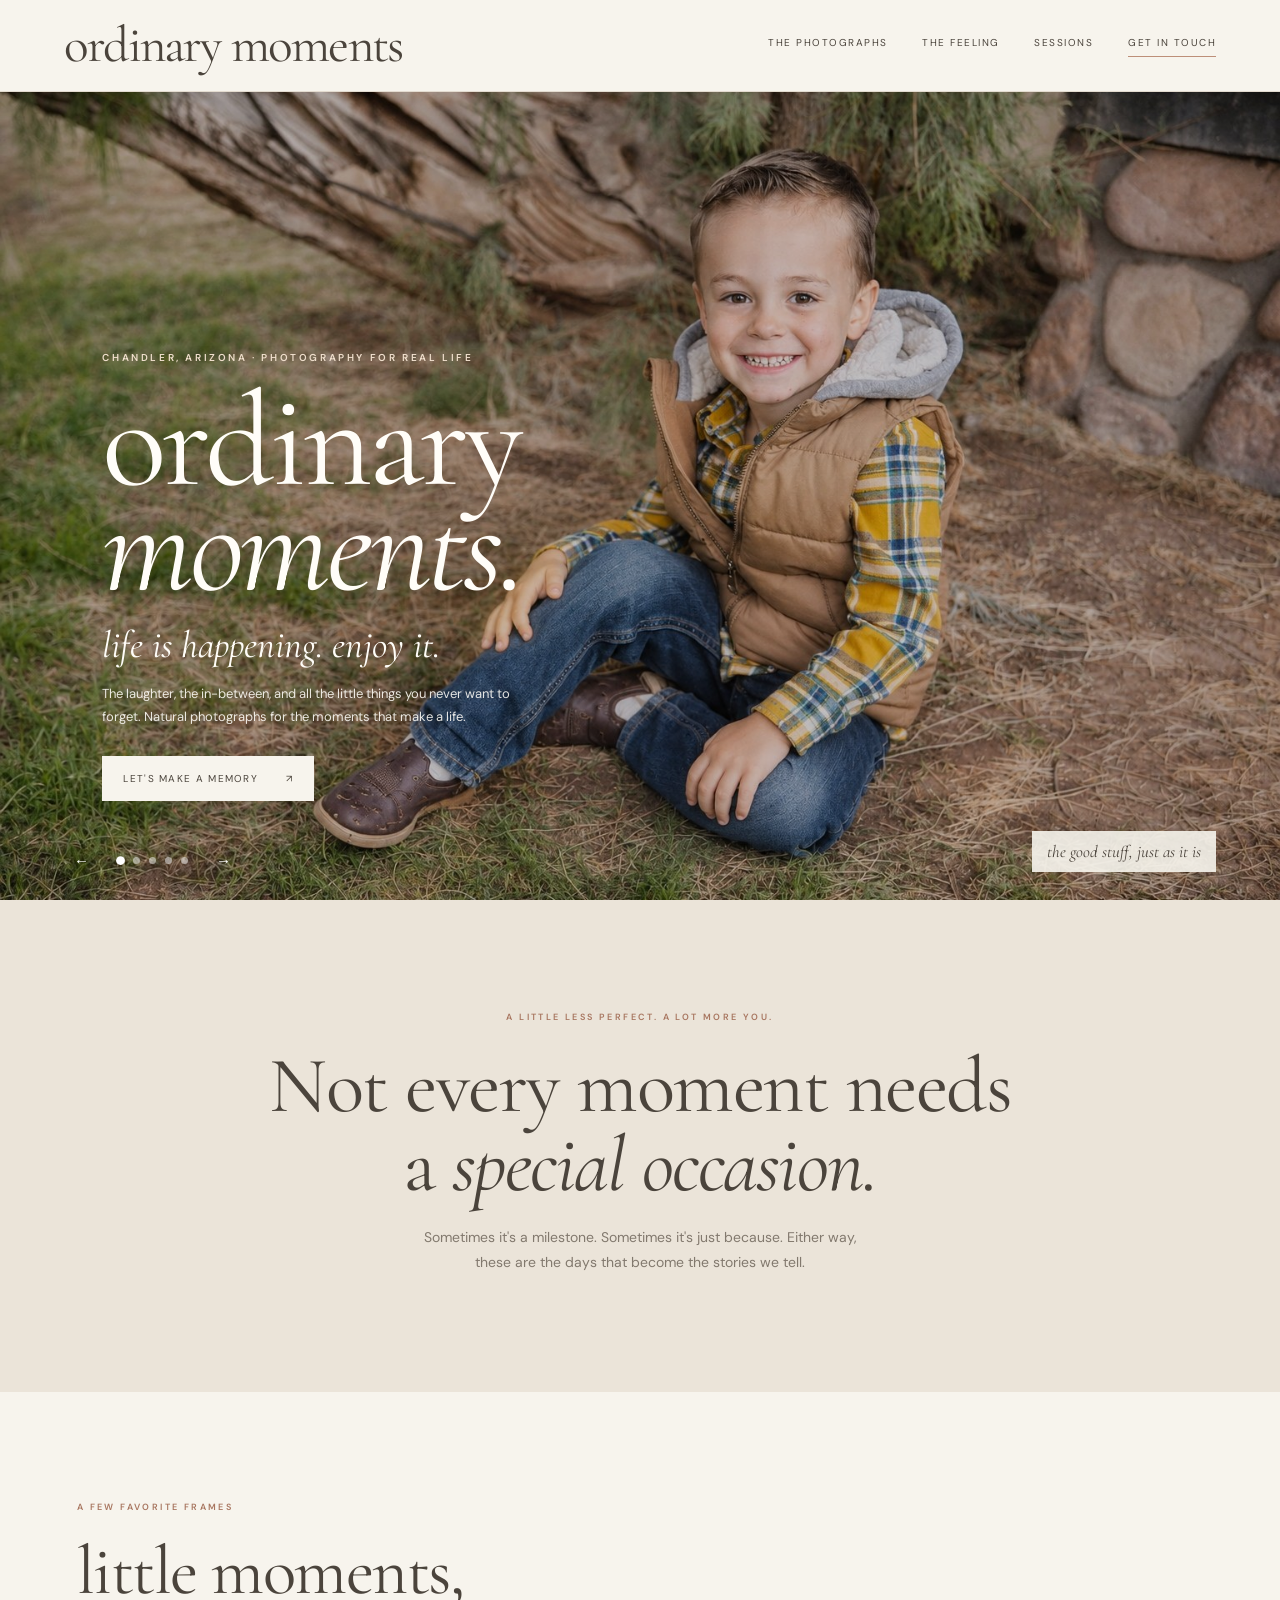
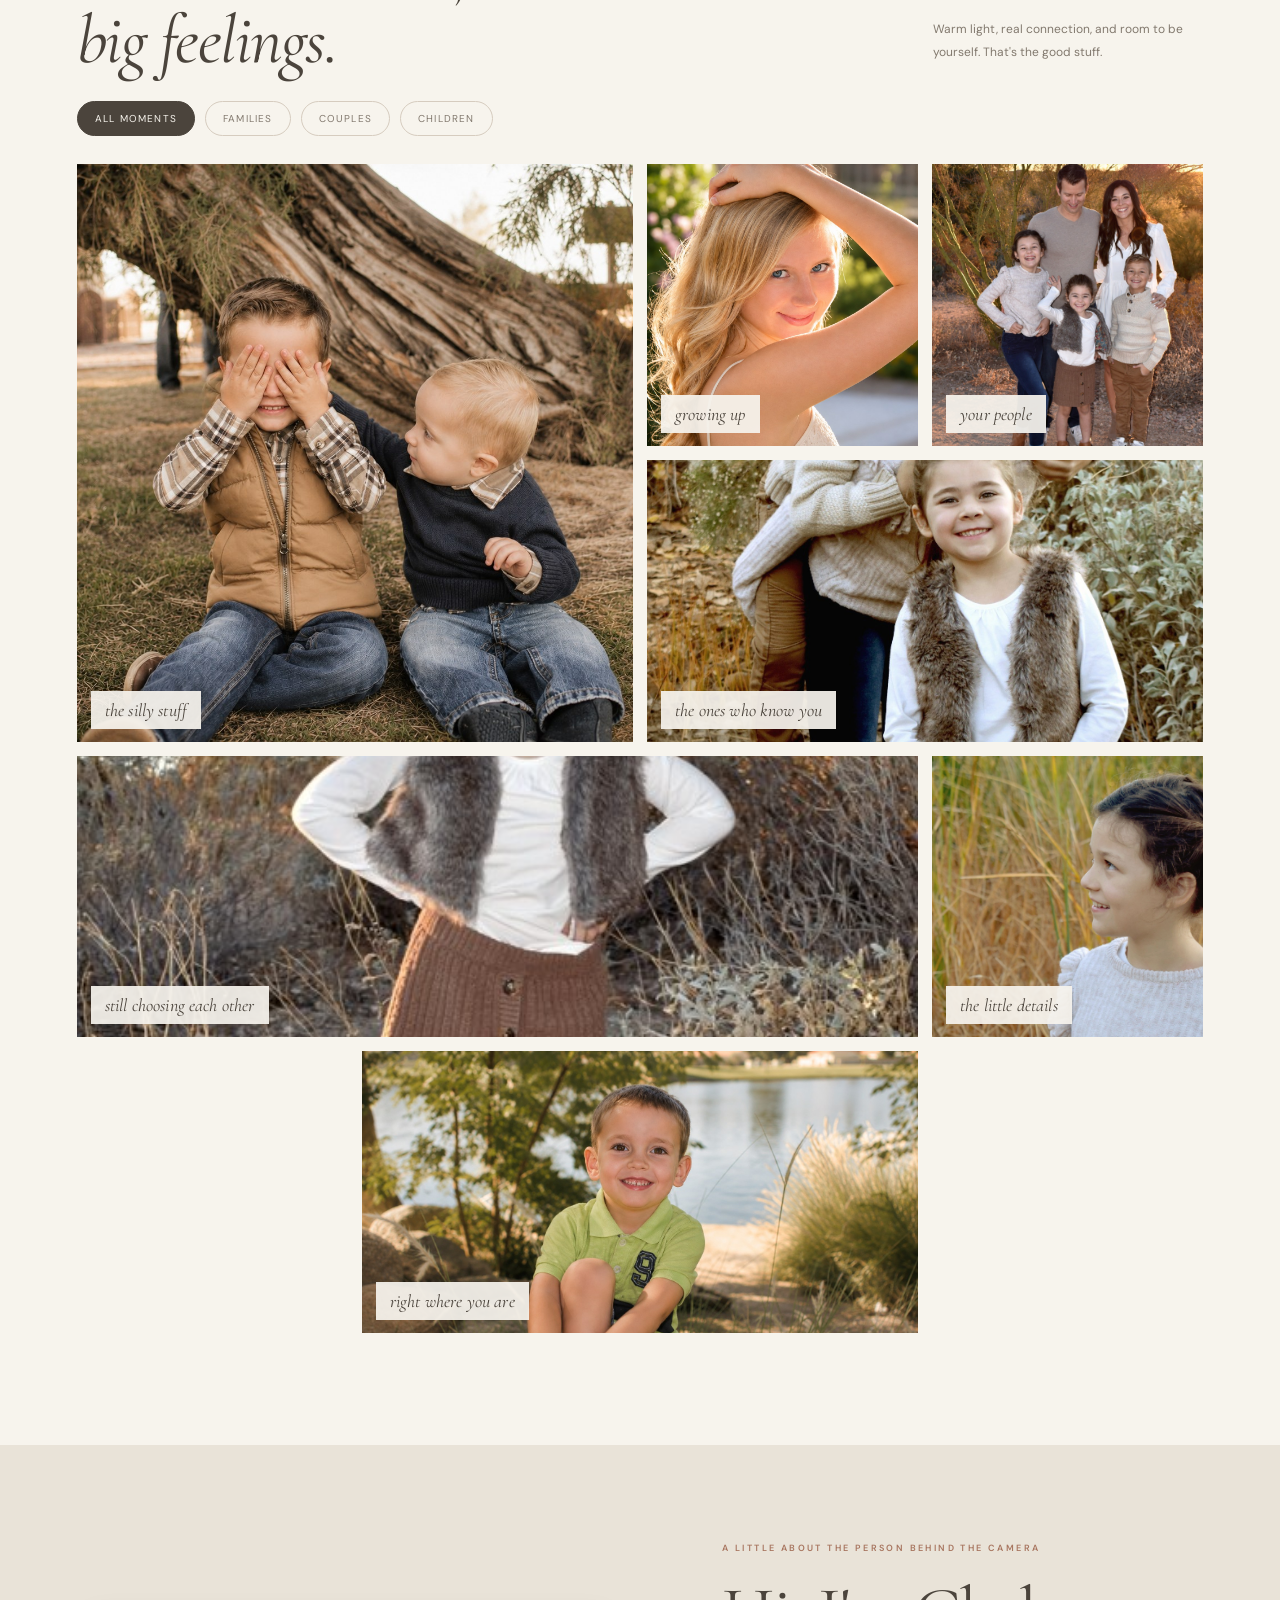
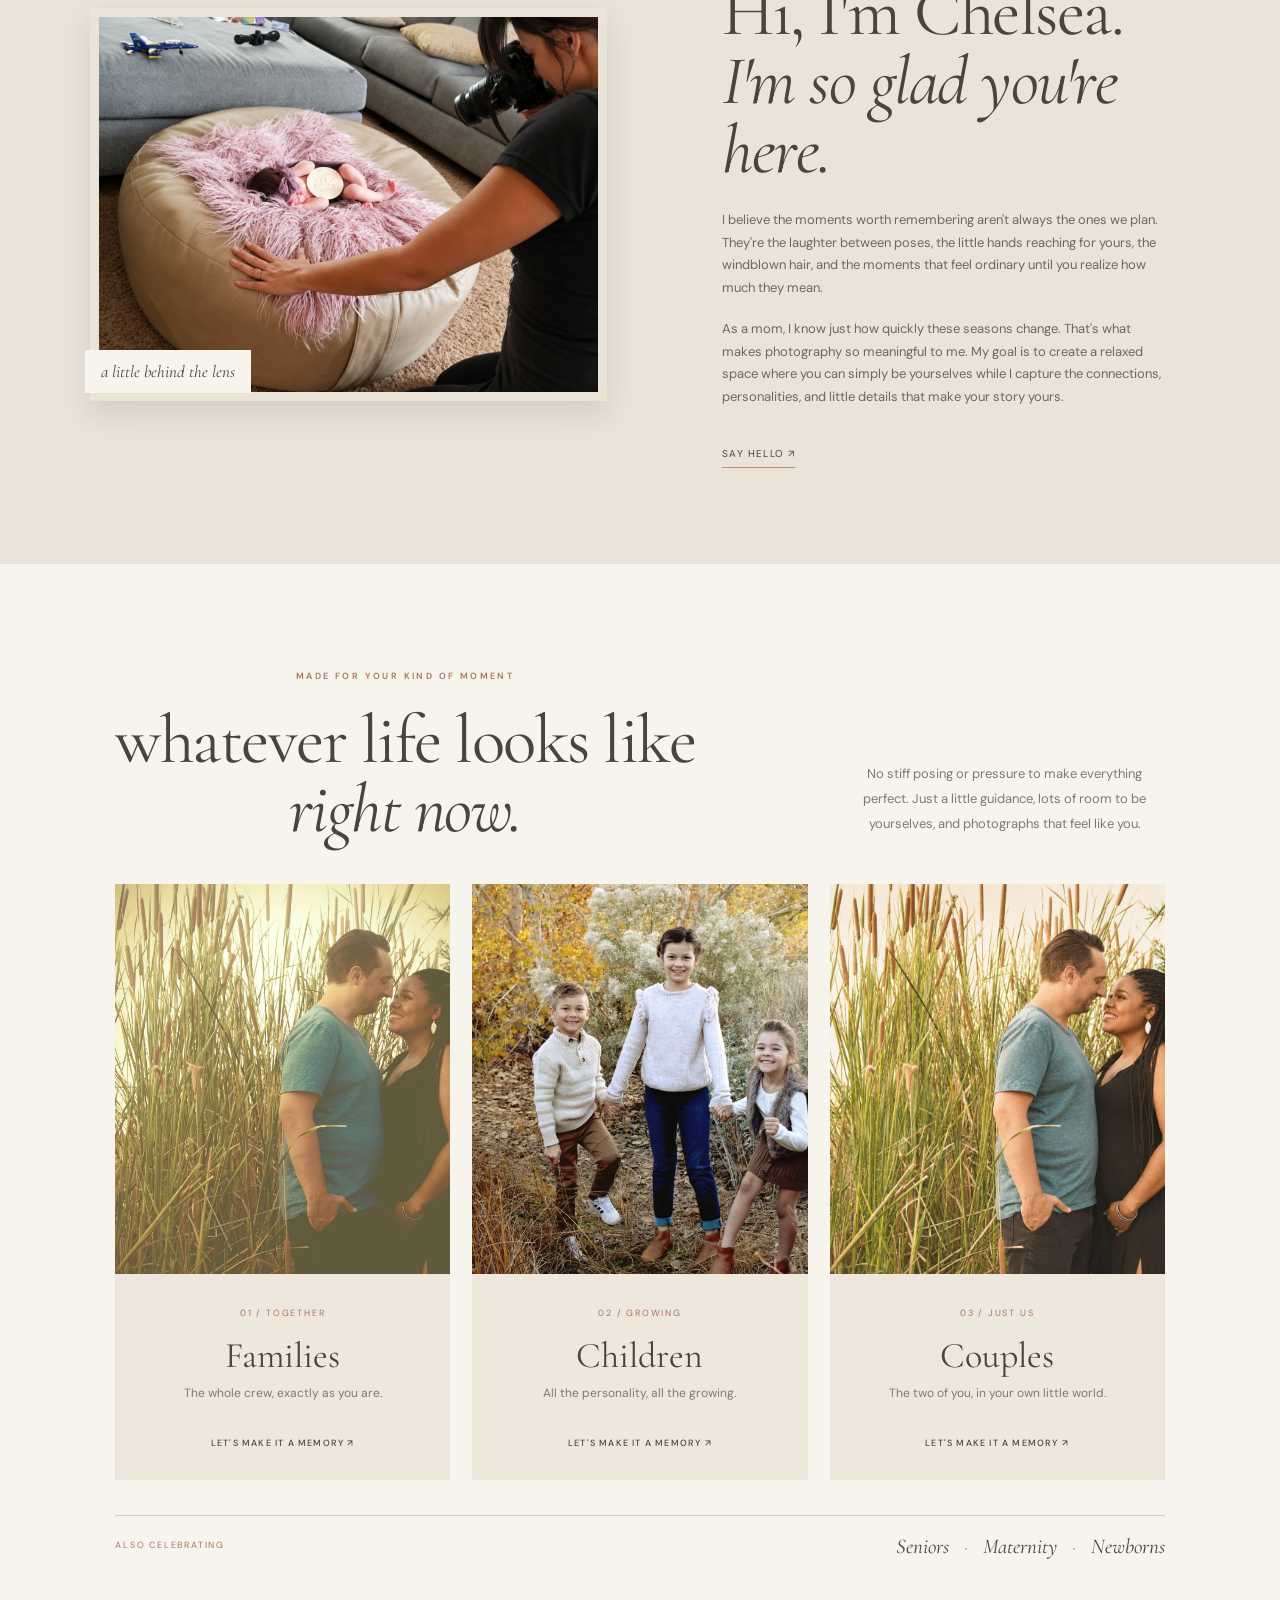
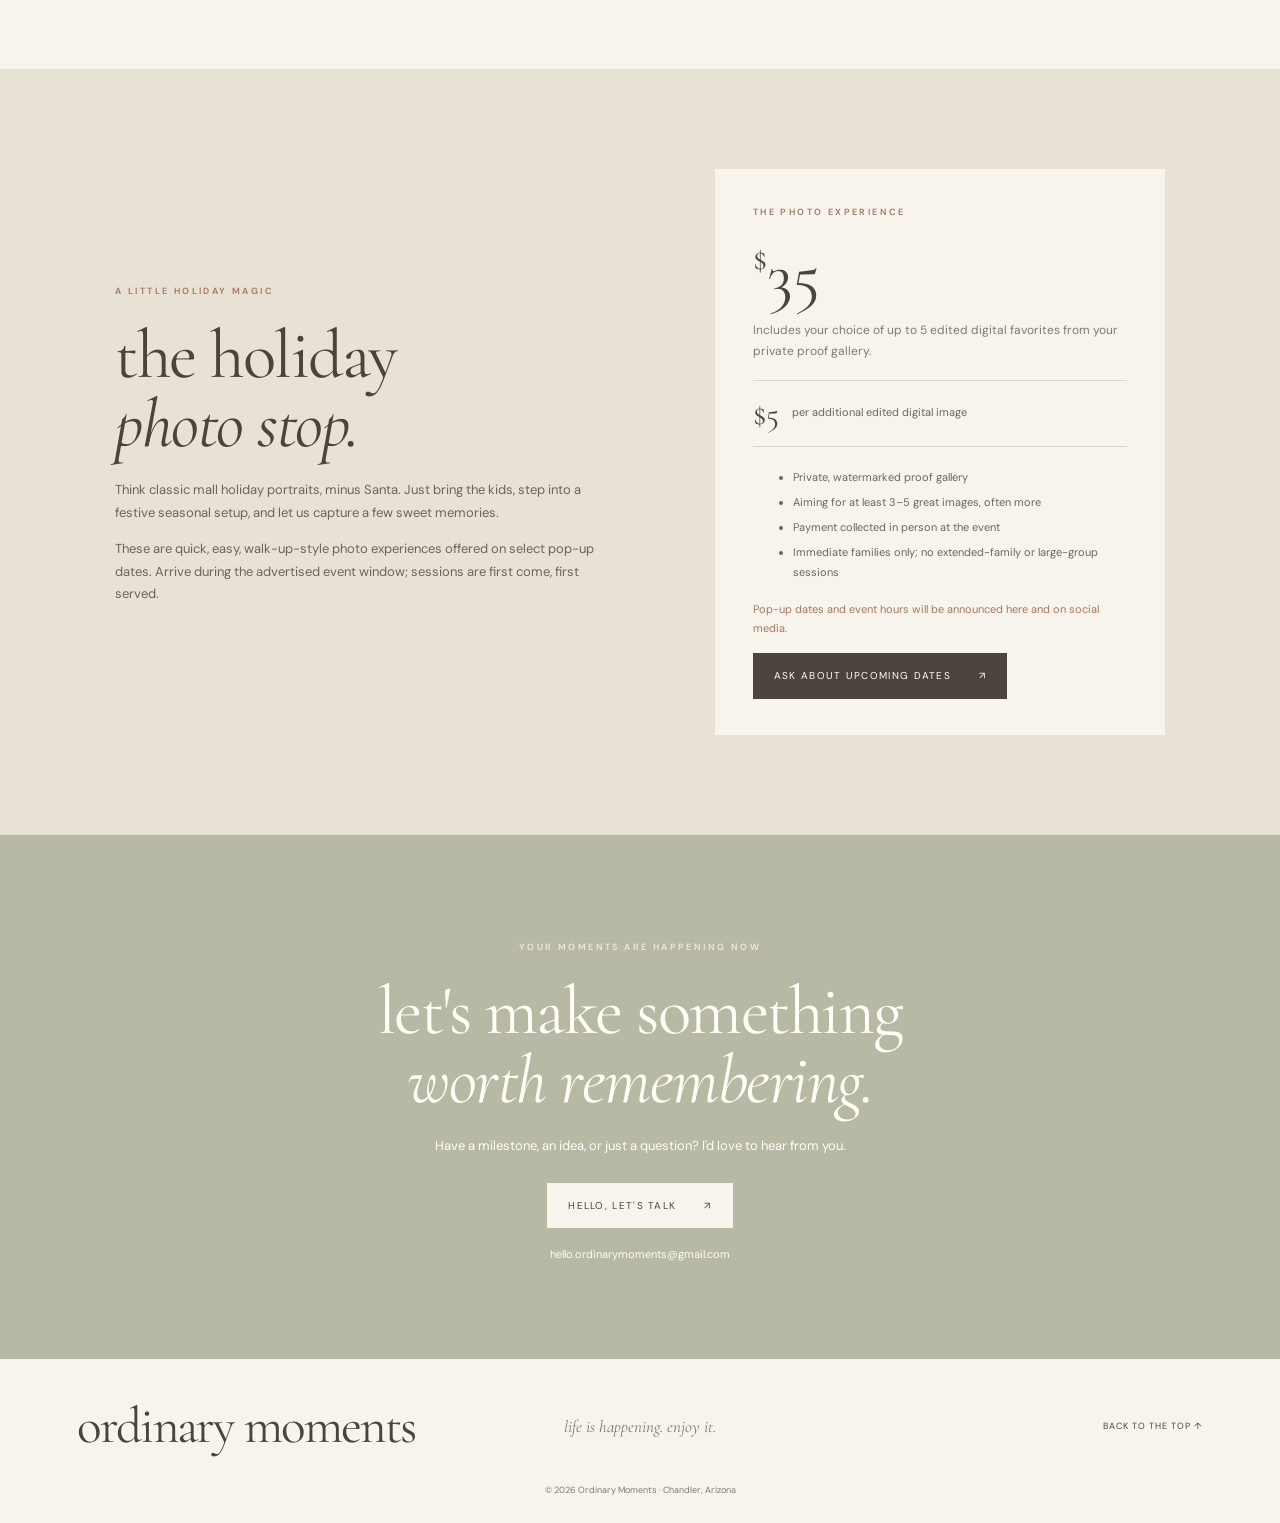
<file: index.html>
<!doctype html>
<html lang="en">
<head>
  <meta charset="utf-8">
  <meta name="viewport" content="width=device-width, initial-scale=1">
  <meta name="description" content="Ordinary Moments is natural, warm photography for families, children, seniors, couples, and maternity and newborn milestones in Chandler, Arizona.">
  <meta name="theme-color" content="#f7f4ed">
  <title>Ordinary Moments | Life is happening. Enjoy it.</title>
  <link rel="preconnect" href="https://fonts.googleapis.com">
  <link rel="preconnect" href="https://fonts.gstatic.com" crossorigin>
  <link href="https://fonts.googleapis.com/css2?family=Cormorant+Garamond:ital,wght@0,400;0,500;0,600;1,400;1,500&family=DM+Sans:wght@400;500;600&display=swap" rel="stylesheet">
  <link rel="stylesheet" href="styles.css">
</head>
<body>
  <header class="site-header">
    <a class="wordmark" href="#top" aria-label="Ordinary Moments home">ordinary moments</a>
    <button class="menu-toggle" aria-label="Open navigation" aria-expanded="false">☰</button>
    <nav class="nav" aria-label="Main navigation">
      <a href="#portfolio">the photographs</a>
      <a href="#about">the feeling</a>
      <a href="#sessions">sessions</a>
      <a class="nav-cta" href="#contact">get in touch</a>
    </nav>
  </header>

  <main id="top">
    <section class="hero">
      <div class="hero-copy">
        <p class="eyebrow">CHANDLER, ARIZONA · PHOTOGRAPHY FOR REAL LIFE</p>
        <h1>ordinary<br><em>moments.</em></h1>
        <p class="intro hero-tagline">life is happening. enjoy it.</p><p class="hero-description">The laughter, the in-between, and all the little things you never want to forget. Natural photographs for the moments that make a life.</p>
        <a class="button" href="#contact">let's make a memory <span>↗</span></a>
      </div>
      <div class="hero-photo-wrap">
        <div class="hero-photo-rail hero-fade-carousel" aria-label="Ordinary Moments featured photographs">
          <figure class="hero-slide active"><img src="images/hero-boy.jpg" alt="Child portrait in warm natural light"><figcaption>the good stuff, just as it is</figcaption></figure>
          <figure class="hero-slide"><img src="images/siblings-play.jpg" alt="Siblings sharing a playful moment outdoors"><figcaption>the silly stuff</figcaption></figure>
          <figure class="hero-slide"><img src="images/family-session.jpg" alt="Family together outdoors"><figcaption>your people</figcaption></figure>
          <figure class="hero-slide"><img src="images/couple-session.jpg" alt="Couple sharing a quiet moment outdoors"><figcaption>still choosing each other</figcaption></figure>
          <figure class="hero-slide"><img src="images/girl-portrait.jpg" alt="Child portrait in soft natural light"><figcaption>the little details</figcaption></figure>
        </div>
        <div class="hero-carousel-controls" aria-label="Photo slideshow controls">
          <button class="hero-carousel-prev" type="button" aria-label="Previous photograph">←</button>
          <div class="hero-carousel-dots" role="group" aria-label="Choose featured photograph">
            <button class="hero-carousel-dot active" type="button" aria-label="Show photograph 1" aria-pressed="true"></button>
            <button class="hero-carousel-dot" type="button" aria-label="Show photograph 2" aria-pressed="false"></button>
            <button class="hero-carousel-dot" type="button" aria-label="Show photograph 3" aria-pressed="false"></button>
            <button class="hero-carousel-dot" type="button" aria-label="Show photograph 4" aria-pressed="false"></button>
            <button class="hero-carousel-dot" type="button" aria-label="Show photograph 5" aria-pressed="false"></button>
          </div>
          <button class="hero-carousel-next" type="button" aria-label="Next photograph">→</button>
        </div>
      </div>
      <span class="hero-side-note">REAL LIFE · REAL CONNECTION · REAL MOMENTS</span>
    </section>

    <section class="intro-band">
      <p class="eyebrow">A LITTLE LESS PERFECT. A LOT MORE YOU.</p>
      <h2>Not every moment needs<br>a <em>special occasion.</em></h2>
      <p>Sometimes it's a milestone. Sometimes it's just because. Either way, these are the days that become the stories we tell.</p>
    </section>

    <section class="portfolio section" id="portfolio">
      <div class="section-heading">
        <div><p class="eyebrow">A FEW FAVORITE FRAMES</p><h2>little moments,<br><em>big feelings.</em></h2></div>
        <p>Warm light, real connection, and room to be yourself. That's the good stuff.</p>
      </div>
      <div class="portfolio-filters" role="group" aria-label="Filter portfolio photographs">
        <button class="portfolio-filter active" type="button" data-filter="all" aria-pressed="true">all moments</button>
        <button class="portfolio-filter" type="button" data-filter="family" aria-pressed="false">families</button>
        <button class="portfolio-filter" type="button" data-filter="couples" aria-pressed="false">couples</button>
        <button class="portfolio-filter" type="button" data-filter="children" aria-pressed="false">children</button>
      </div>
      <div class="photo-grid">
        <figure class="tile tile-large" data-category="children"><img src="images/siblings-play.jpg" alt="Two siblings sharing a playful moment outdoors"><figcaption>the silly stuff</figcaption></figure>
        <figure class="tile" data-category="children"><img src="images/golden-portrait.jpg" alt="A child in soft afternoon sunlight"><figcaption>growing up</figcaption></figure>
        <figure class="tile" data-category="family"><img src="images/family-session.jpg" alt="A family together outdoors"><figcaption>your people</figcaption></figure>
        <figure class="tile" data-category="family"><img src="images/siblings-portrait.jpg" alt="Three siblings together in the autumn light"><figcaption>the ones who know you</figcaption></figure>
        <figure class="tile tile-wide" data-category="couples"><img src="images/couple-session.jpg" alt="A couple sharing a quiet moment in a field"><figcaption>still choosing each other</figcaption></figure>
        <figure class="tile" data-category="children"><img src="images/girl-portrait.jpg" alt="A natural child portrait among tall grasses"><figcaption>the little details</figcaption></figure>
        <figure class="tile" data-category="children"><img src="images/boy-by-the-lake.jpg" alt="A smiling child by the water"><figcaption>right where you are</figcaption></figure>
      </div>
    </section>

    <section class="about section" id="about">
      <div class="about-photo about-collage"><div class="about-inset about-inset-main"><img src="images/about-photographer.png" alt="Chelsea photographing a newborn during a relaxed in-home session"><span class="image-caption">a little behind the lens</span></div></div>
      <div class="about-copy">
        <p class="eyebrow">A LITTLE ABOUT THE PERSON BEHIND THE CAMERA</p>
        <h2>Hi, I'm Chelsea.<br><em>I'm so glad you're here.</em></h2>
        <p>I believe the moments worth remembering aren't always the ones we plan. They're the laughter between poses, the little hands reaching for yours, the windblown hair, and the moments that feel ordinary until you realize how much they mean.</p>
        <p>As a mom, I know just how quickly these seasons change. That's what makes photography so meaningful to me. My goal is to create a relaxed space where you can simply be yourselves while I capture the connections, personalities, and little details that make your story yours.</p>
        <a class="text-link" href="mailto:hello.ordinarymoments@gmail.com?subject=Hello%20Ordinary%20Moments">say hello <span>↗</span></a>
      </div>
    </section>

    <section class="sessions section" id="sessions">
      <div class="sessions-heading">
        <div><p class="eyebrow">MADE FOR YOUR KIND OF MOMENT</p>
        <h2>whatever life looks like<br><em>right now.</em></h2></div>
        <p class="sessions-intro">No stiff posing or pressure to make everything perfect. Just a little guidance, lots of room to be yourselves, and photographs that feel like you.</p>
      </div>
      <div class="session-cards">
        <a class="session-card" href="#contact"><img src="images/family-outdoors.jpg" alt="Family enjoying time together outdoors"><div class="session-card-copy"><span>01 / TOGETHER</span><h3>Families</h3><p>The whole crew, exactly as you are.</p><b>LET'S MAKE IT A MEMORY ↗</b></div></a>
        <a class="session-card" href="#contact"><img src="images/kids-together.jpg" alt="Children together in a natural moment"><div class="session-card-copy"><span>02 / GROWING</span><h3>Children</h3><p>All the personality, all the growing.</p><b>LET'S MAKE IT A MEMORY ↗</b></div></a>
        <a class="session-card" href="#contact"><img src="images/couple-warmth.jpg" alt="Couple sharing a warm moment"><div class="session-card-copy"><span>03 / JUST US</span><h3>Couples</h3><p>The two of you, in your own little world.</p><b>LET'S MAKE IT A MEMORY ↗</b></div></a>
      </div>
      <div class="session-more"><span>ALSO CELEBRATING</span><p>Seniors <i>·</i> Maternity <i>·</i> Newborns</p></div>
    </section>

    <section class="pop-up">
      <div class="pop-up-copy">
        <p class="eyebrow">A LITTLE HOLIDAY MAGIC</p>
        <h2>the holiday<br><em>photo stop.</em></h2>
        <p>Think classic mall holiday portraits, minus Santa. Just bring the kids, step into a festive seasonal setup, and let us capture a few sweet memories.</p>
        <p>These are quick, easy, walk-up-style photo experiences offered on select pop-up dates. Arrive during the advertised event window; sessions are first come, first served.</p>
      </div>
      <div class="pop-up-details">
        <p class="eyebrow">THE PHOTO EXPERIENCE</p>
        <div class="price"><span>$</span>35</div>
        <p class="price-note">Includes your choice of up to 5 edited digital favorites from your private proof gallery.</p>
        <div class="price-extra"><strong>$5</strong><span>per additional edited digital image</span></div>
        <ul>
          <li>Private, watermarked proof gallery</li>
          <li>Aiming for at least 3–5 great images, often more</li>
          <li>Payment collected in person at the event</li>
          <li>Immediate families only; no extended-family or large-group sessions</li>
        </ul>
        <p class="dates-note">Pop-up dates and event hours will be announced here and on social media.</p>
        <a class="button" href="mailto:hello.ordinarymoments@gmail.com?subject=Holiday%20Photo%20Stop%20Updates">ask about upcoming dates <span>↗</span></a>
      </div>
    </section>

    <section class="contact" id="contact">
      <p class="eyebrow">YOUR MOMENTS ARE HAPPENING NOW</p>
      <h2>let's make something<br><em>worth remembering.</em></h2>
      <p>Have a milestone, an idea, or just a question? I'd love to hear from you.</p>
      <a class="button button-light" href="mailto:hello.ordinarymoments@gmail.com?subject=Photography%20Inquiry">hello, let's talk <span>↗</span></a>
      <p class="contact-email">hello.ordinarymoments@gmail.com</p>
    </section>
  </main>

  <footer>
    <a class="wordmark footer-mark" href="#top">ordinary moments</a>
    <p>life is happening. enjoy it.</p>
    <a href="#top" class="back-top">back to the top ↑</a>
    <small>© <span id="year"></span> Ordinary Moments · Chandler, Arizona</small>
  </footer>
  <script src="script.js"></script>
</body>
</html>
</file>
<file: styles.css>
*{box-sizing:border-box}:root{--paper:#f7f4ed;--linen:#ebe4d9;--sage:#b8b9a5;--clay:#bd8f79;--ink:#4b443c;--muted:#82796e}html{scroll-behavior:smooth}body{margin:0;background:var(--paper);color:var(--ink);font:15px/1.75 'DM Sans',sans-serif}a{color:inherit;text-decoration:none}.site-header{height:88px;padding:0 6vw;display:flex;align-items:center;justify-content:space-between;border-bottom:1px solid #e3dbcf;background:rgba(247,244,237,.97);position:sticky;top:0;z-index:10}.wordmark{font:42px/1 'Cormorant Garamond',serif;letter-spacing:-1.4px;white-space:nowrap}.nav{display:flex;gap:32px;font-size:10px;letter-spacing:1.5px;text-transform:uppercase}.nav-cta,.text-link{border-bottom:1px solid var(--clay);padding-bottom:5px}.menu-toggle{display:none;border:0;background:none;font-size:24px;color:var(--ink)}.eyebrow{font-size:9px;letter-spacing:2.4px;font-weight:600;color:#a87660;margin:0 0 21px}.hero{min-height:720px;padding:65px 6vw;display:grid;grid-template-columns:.82fr 1.25fr;align-items:center;gap:5vw;position:relative}.hero-copy{max-width:500px}h1,h2{font-family:'Cormorant Garamond',serif;font-weight:400;letter-spacing:-1.5px}h1{font-size:clamp(55px,6.3vw,86px);line-height:.96;margin:0 0 25px}h1 em,h2 em{font-style:italic}.intro{max-width:390px;color:#6e655b;margin-bottom:30px}.button{display:inline-flex;gap:28px;align-items:center;background:var(--ink);color:#fffdf8;padding:14px 21px;font-size:10px;letter-spacing:1.3px;text-transform:uppercase}.hero-photo-wrap{position:relative;max-width:900px;width:100%;margin-left:auto}.hero-photo{width:100%;height:640px;object-fit:cover;object-position:center 38%;display:block}.photo-note,.image-caption{position:absolute;background:var(--paper);padding:11px 16px;font:italic 17px 'Cormorant Garamond',serif}.photo-note{right:-20px;bottom:24px;transform:rotate(-3deg)}.hero-side-note{position:absolute;right:2vw;top:50%;writing-mode:vertical-rl;font-size:8px;letter-spacing:2px;color:var(--muted)}.intro-band{text-align:center;padding:95px 20px;background:var(--linen)}.intro-band h2,.section h2,.pop-up h2,.contact h2{font-size:clamp(46px,5.4vw,75px);line-height:1;margin:0 0 20px}.intro-band>p:last-child{max-width:450px;margin:auto;color:var(--muted);font-size:14px}.section{padding:100px 9vw}.section-heading{display:flex;justify-content:space-between;align-items:end;margin-bottom:40px}.section-heading h2{margin:0}.section-heading>p{max-width:270px;color:var(--muted);font-size:12px}.photo-grid{display:grid;grid-template-columns:repeat(3,1fr);grid-auto-rows:245px;gap:18px}.tile{margin:0;position:relative;overflow:hidden;background:#ded7cb}.tile img{width:100%;height:100%;object-fit:cover;display:block;transition:transform .6s}.tile:hover img{transform:scale(1.035)}.tile figcaption{position:absolute;left:14px;bottom:13px;background:rgba(247,244,237,.93);padding:5px 11px;font:italic 15px 'Cormorant Garamond',serif}.tile-large{grid-row:span 2}.tile-wide{grid-column:span 2}.about{display:grid;grid-template-columns:1.05fr .95fr;gap:9vw;align-items:center;background:#e9e3d8}.about-photo{position:relative}.about-collage{min-height:570px;display:flex;align-items:center;justify-content:center}.about-family{width:82%;height:530px;object-fit:cover;display:block}.about-inset{position:relative;width:88%;padding:9px;background:#e9e3d8;box-shadow:0 12px 28px rgba(54,45,35,.12)}.about-inset img{width:100%;height:320px;aspect-ratio:4/3;object-fit:cover;display:block}.image-caption{left:-5px;bottom:8px}.family-photo-note{margin:12px 0 0;color:#82796e;font-size:11px;text-align:center;max-width:400px}.about-copy{max-width:450px}.about-copy p:not(.eyebrow){color:#70675d;font-size:13px}.text-link{display:inline-block;margin-top:18px;font-size:10px;letter-spacing:1.2px;text-transform:uppercase}.sessions{text-align:center}.session-list{display:grid;grid-template-columns:repeat(5,1fr);gap:22px;text-align:left;margin-top:55px}.session-list article{border-top:1px solid #cfc4b6;padding-top:15px}.session-list span{font-size:9px;color:#a87660;letter-spacing:2px}.session-list h3{font:25px 'Cormorant Garamond',serif;margin:13px 0 4px}.session-list p{font-size:11px;color:var(--muted);margin:0;line-height:1.6}.pop-up{background:#e8e1d5;padding:90px 9vw;display:grid;grid-template-columns:1.05fr .95fr;gap:8vw;align-items:center}.pop-up-copy>p:not(.eyebrow){max-width:480px;color:#6d645a;font-size:13px}.pop-up-details{background:var(--paper);padding:36px 38px;max-width:500px}.price{font:66px/1 'Cormorant Garamond',serif;margin:4px 0 8px}.price span{font-size:34px;vertical-align:top}.price-note{font-size:12px;color:var(--muted)}.price-extra{display:flex;align-items:center;gap:13px;border-block:1px solid #ddd3c6;padding:13px 0;margin:18px 0}.price-extra strong{font:32px 'Cormorant Garamond',serif}.price-extra span,.pop-up-details ul{font-size:11px;color:#6e655b}.pop-up-details li{padding:3px 0}.dates-note{font-size:11px;color:#a87660;margin:15px 0}.contact{text-align:center;background:var(--sage);padding:95px 20px 82px;color:#fffdf8}.contact .eyebrow{color:#f3e7da}.contact>p:not(.eyebrow){max-width:430px;margin:0 auto 25px;font-size:13px}.button-light{background:var(--paper);color:var(--ink)}.contact-email{font-size:11px!important;margin:17px auto 0!important}footer{padding:40px 6vw 24px;display:grid;grid-template-columns:1fr 1fr 1fr;align-items:center;gap:15px}footer>p{text-align:center;font:italic 17px 'Cormorant Garamond',serif;color:var(--muted)}.back-top{text-align:right;font-size:9px;letter-spacing:1px;text-transform:uppercase}footer small{grid-column:1/-1;text-align:center;color:var(--muted);font-size:9px;margin-top:14px}@media(max-width:900px){.session-list{grid-template-columns:repeat(3,1fr)}.pop-up{gap:4vw;padding:75px 7vw}}@media(max-width:760px){.site-header{height:74px;padding:0 6vw}.wordmark{font-size:29px}.menu-toggle{display:block}.nav{display:none;position:absolute;top:74px;left:0;right:0;background:var(--paper);padding:22px 6vw;flex-direction:column;gap:17px}.nav.open{display:flex}.hero{padding:53px 7vw 68px;grid-template-columns:1fr;gap:36px}.hero-photo-wrap{width:100%;margin:auto}.hero-photo{height:500px}.hero-side-note{display:none}.section{padding:74px 7vw}.section-heading{display:block}.photo-grid{grid-template-columns:repeat(2,1fr);grid-auto-rows:205px;gap:12px}.about{grid-template-columns:1fr;gap:35px}.about-inset img{height:250px}.session-list{grid-template-columns:repeat(2,1fr);gap:25px 20px}.pop-up{grid-template-columns:1fr;gap:30px;padding:72px 7vw}.pop-up-details{max-width:none}footer{grid-template-columns:1fr 1fr}footer>p{display:none}}@media(max-width:480px){.hero h1{font-size:58px}.hero-photo{height:370px}.photo-grid{grid-auto-rows:165px}.tile figcaption{font-size:12px;left:8px;bottom:8px}.about-inset{width:96%;padding:7px}.about-inset img{height:220px}.pop-up-details{padding:25px 22px}.contact h2{font-size:50px}}

/* Portfolio category filters */
.portfolio-filters{display:flex;flex-wrap:wrap;gap:10px;margin:-8px 0 28px}.portfolio-filter{border:1px solid #d6ccbf;background:transparent;color:var(--muted);padding:10px 17px;border-radius:30px;font:10px 'DM Sans',sans-serif;letter-spacing:1.2px;text-transform:uppercase;cursor:pointer;transition:background .2s,color .2s,border-color .2s}.portfolio-filter:hover,.portfolio-filter.active{background:var(--ink);color:var(--paper);border-color:var(--ink)}.tile[hidden]{display:none}@media(max-width:760px){.portfolio-filters{gap:7px;margin-bottom:20px}.portfolio-filter{padding:9px 13px;font-size:9px}}

/* Scrollable hero photo story */
.hero-photo-wrap{max-width:none;width:100%;margin-left:0;min-width:0}
.hero-photo-rail{display:flex;gap:14px;overflow-x:auto;scroll-snap-type:x mandatory;scroll-behavior:smooth;padding:0 3px 18px;scrollbar-width:thin;scrollbar-color:#c7b8a8 transparent;overscroll-behavior-x:contain}
.hero-slide{flex:0 0 78%;margin:0;position:relative;scroll-snap-align:start;overflow:hidden;background:var(--linen)}
.hero-slide img{display:block;width:100%;height:520px;object-fit:cover}
.hero-slide figcaption{position:absolute;bottom:18px;left:18px;background:rgba(247,244,237,.93);padding:10px 15px;font:italic 18px 'Cormorant Garamond',serif;color:var(--ink)}
.hero-scroll-note{display:block;text-align:right;margin-top:0;font-size:8px;letter-spacing:1.8px;color:var(--muted)}
.hero-scroll-note span{font-size:12px;margin-left:8px}
@media(max-width:760px){.hero-photo-wrap{width:100%}.hero-slide{flex-basis:83%}.hero-slide img{height:430px}}
@media(max-width:480px){.hero-slide{flex-basis:88%}.hero-slide img{height:365px}.hero-slide figcaption{left:10px;bottom:10px;padding:8px 11px;font-size:15px}}

/* Editorial portfolio rhythm */
.portfolio .section-heading{gap:7vw}
.portfolio .section-heading>p{line-height:1.9}
.photo-grid{grid-auto-rows:clamp(190px,22vw,300px);gap:20px}
.tile-large{grid-row:span 2}
.tile-wide{grid-column:span 2}
.tile:not(.tile-large):not(.tile-wide){min-height:0}
.tile img{filter:saturate(.94);transition:transform .7s ease,filter .7s ease}
.tile:hover img{filter:saturate(1.03)}
.tile figcaption{letter-spacing:.15px}
@media(max-width:760px){.photo-grid{grid-auto-rows:clamp(150px,39vw,220px);gap:12px}}
@media(max-width:480px){.photo-grid{grid-auto-rows:clamp(145px,42vw,190px)}}

/* Hero carousel: one full image at a time */
.hero-photo-rail{gap:0;overflow-x:auto;scrollbar-width:none;}
.hero-photo-rail::-webkit-scrollbar{display:none}
.hero-slide{flex-basis:100%;}
.hero-slide img{height:520px;}
.hero-scroll-note{letter-spacing:1.5px;text-transform:uppercase;}
@media(max-width:760px){.hero-slide{flex-basis:100%;}.hero-slide img{height:430px;}}
@media(max-width:480px){.hero-slide{flex-basis:100%;}.hero-slide img{height:365px;}}

/* Cinematic single-frame hero with soft crossfades */
.hero-photo-rail.hero-fade-carousel{position:relative;display:block;overflow:hidden;aspect-ratio:1.18/1;padding:0;scroll-snap-type:none;scroll-behavior:auto;}
.hero-fade-carousel .hero-slide{position:absolute;inset:0;width:100%;height:100%;opacity:0;pointer-events:none;transition:opacity 1.15s ease;overflow:hidden;}
.hero-fade-carousel .hero-slide.active{opacity:1;pointer-events:auto;}
.hero-fade-carousel .hero-slide img{width:100%;height:100%;object-fit:cover;}
.hero-carousel-controls{display:flex;align-items:center;justify-content:center;gap:18px;margin-top:4px;color:var(--muted);}
.hero-carousel-controls button{cursor:pointer;background:none;border:0;color:inherit;padding:8px 10px;font-size:15px;}
.hero-carousel-controls button:hover{color:var(--ink);}
.hero-carousel-dots{display:flex;align-items:center;gap:9px;}
.hero-carousel-dot{width:7px;height:7px;border-radius:50%;background:#c9beb1!important;padding:0!important;transition:transform .2s,background .2s;}
.hero-carousel-dot.active{background:var(--clay)!important;transform:scale(1.25);}
@media(max-width:760px){.hero-fade-carousel.hero-photo-rail{aspect-ratio:1/1.05;}.hero-carousel-controls{margin-top:4px;}}
@media(max-width:480px){.hero-fade-carousel.hero-photo-rail{aspect-ratio:1/1.08;}}
@media(prefers-reduced-motion:reduce){.hero-fade-carousel .hero-slide{transition:none;}}

/* Cohesive page rhythm and transitions between sections */
.hero{padding-top:84px;padding-bottom:88px;gap:6vw;}
.hero-copy{padding-block:12px;}
.intro-band{padding:105px 24px 112px;}
.portfolio.section{padding-top:108px;padding-bottom:112px;}
.portfolio .section-heading{margin-bottom:34px;}
.about.section{padding-top:96px;padding-bottom:96px;}
.about-copy h2{margin-bottom:24px;}
.about-copy p:not(.eyebrow){margin:0 0 18px;}
.sessions.section{padding-top:105px;padding-bottom:110px;}
.sessions>h2{margin-bottom:12px;}
.session-list{margin-top:48px;}
.pop-up{padding-top:100px;padding-bottom:100px;}
.contact{padding-top:105px;padding-bottom:95px;}
@media(max-width:760px){
  .hero{padding-top:48px;padding-bottom:60px;}
  .intro-band{padding:76px 22px 84px;}
  .portfolio.section{padding-top:76px;padding-bottom:80px;}
  .about.section{padding-top:72px;padding-bottom:76px;}
  .sessions.section{padding-top:76px;padding-bottom:80px;}
  .session-list{margin-top:36px;}
  .pop-up{padding-top:76px;padding-bottom:76px;}
  .contact{padding-top:78px;padding-bottom:70px;}
}

/* Curated, asymmetrical portfolio layout */
.portfolio .photo-grid{grid-template-columns:repeat(4,minmax(0,1fr));grid-auto-rows:clamp(185px,19vw,265px);gap:18px;}
.portfolio .photo-grid .tile:nth-child(1){grid-column:1/3;grid-row:1/3;}
.portfolio .photo-grid .tile:nth-child(2){grid-column:3;grid-row:1;}
.portfolio .photo-grid .tile:nth-child(3){grid-column:4;grid-row:1;}
.portfolio .photo-grid .tile:nth-child(4){grid-column:3/5;grid-row:2;}
.portfolio .photo-grid .tile:nth-child(5){grid-column:1/4;grid-row:3;}
.portfolio .photo-grid .tile:nth-child(6){grid-column:4;grid-row:3;}
.portfolio .photo-grid .tile:nth-child(7){grid-column:2/4;grid-row:4;}
.portfolio .photo-grid .tile img{transition:transform .75s cubic-bezier(.2,.7,.2,1),filter .6s;}
.portfolio .photo-grid .tile:hover img{transform:scale(1.025);}
@media(max-width:760px){
 .portfolio .photo-grid{grid-template-columns:repeat(2,minmax(0,1fr));grid-auto-rows:clamp(155px,39vw,220px);gap:12px;}
 .portfolio .photo-grid .tile:nth-child(1){grid-column:1;grid-row:span 2;}
 .portfolio .photo-grid .tile:nth-child(2){grid-column:2;grid-row:1;}
 .portfolio .photo-grid .tile:nth-child(3){grid-column:2;grid-row:2;}
 .portfolio .photo-grid .tile:nth-child(4){grid-column:1/3;grid-row:auto;}
 .portfolio .photo-grid .tile:nth-child(5){grid-column:1/3;grid-row:auto;}
 .portfolio .photo-grid .tile:nth-child(6){grid-column:1;grid-row:auto;}
 .portfolio .photo-grid .tile:nth-child(7){grid-column:2;grid-row:auto;}
}

/* Visual session cards */
.sessions-heading{display:flex;align-items:end;justify-content:space-between;gap:6vw;margin-bottom:40px;}
.sessions-heading h2{margin-bottom:0;}
.sessions-intro{max-width:320px;margin:0 0 8px;color:var(--muted);font-size:13px;line-height:1.9;}
.session-cards{display:grid;grid-template-columns:repeat(3,minmax(0,1fr));gap:22px;}
.session-card{display:block;overflow:hidden;background:#eee7dc;color:var(--ink);}
.session-card>img{display:block;width:100%;height:clamp(260px,31vw,390px);object-fit:cover;transition:transform .8s ease;}
.session-card:hover>img{transform:scale(1.025);}
.session-card-copy{padding:24px 24px 26px;}
.session-card-copy>span{font-size:9px;letter-spacing:1.8px;color:#a87660;}
.session-card-copy h3{font:36px/1.05 'Cormorant Garamond',serif;margin:12px 0 8px;}
.session-card-copy p{color:var(--muted);font-size:12px;margin:0 0 24px;}
.session-card-copy b{font-size:9px;letter-spacing:1.2px;font-weight:500;}
.session-more{display:flex;align-items:center;justify-content:space-between;border-top:1px solid #d5c9bb;margin-top:35px;padding-top:18px;}
.session-more>span{font-size:9px;letter-spacing:1.8px;color:#a87660;}
.session-more p{font:italic 21px 'Cormorant Garamond',serif;margin:0;}
.session-more i{font-style:normal;color:var(--clay);padding:0 10px;}
@media(max-width:760px){.sessions-heading{display:block;margin-bottom:28px}.sessions-intro{margin-top:20px}.session-cards{grid-template-columns:1fr;gap:18px}.session-card>img{height:360px}.session-card-copy{padding:21px}.session-more{display:block}.session-more p{margin-top:10px;line-height:1.5}}
@media(max-width:480px){.session-card>img{height:300px}.session-card-copy h3{font-size:32px}}


/* Immersive editorial redesign: brand-led, photo-first home */
.site-header{height:92px;padding:0 5vw;background:var(--paper);}
.wordmark{font-size:clamp(36px,4vw,54px);letter-spacing:-1.8px;color:var(--ink);}
.nav{gap:clamp(18px,2.7vw,36px);}
.hero{display:block;min-height:0;height:min(880px,calc(100svh - 92px));padding:0;position:relative;overflow:hidden;background:#51483d;}
.hero-photo-wrap{position:absolute;inset:0;max-width:none;width:100%;margin:0;z-index:0;}
.hero-fade-carousel{width:100%;height:100%;aspect-ratio:auto!important;}
.hero-fade-carousel .hero-slide{position:absolute;inset:0;width:100%;height:100%;opacity:0;transition:opacity 1.2s ease;}
.hero-fade-carousel .hero-slide.active{opacity:1;}
.hero-fade-carousel .hero-slide img{width:100%;height:100%;object-fit:cover;object-position:center;filter:brightness(.82);}
.hero-fade-carousel .hero-slide:nth-child(1) img{object-position:50% 35%;}
.hero-fade-carousel .hero-slide:nth-child(2) img{object-position:50% 48%;}
.hero-fade-carousel .hero-slide:nth-child(3) img{object-position:50% 42%;}
.hero-fade-carousel .hero-slide:nth-child(4) img{object-position:50% 40%;}
.hero-fade-carousel .hero-slide:nth-child(5) img{object-position:50% 38%;}
.hero-fade-carousel:after{content:"";position:absolute;inset:0;pointer-events:none;background:linear-gradient(90deg,rgba(31,29,25,.58) 0%,rgba(31,29,25,.25) 42%,rgba(31,29,25,0) 76%),linear-gradient(0deg,rgba(31,29,25,.25),transparent 45%);}
.hero-copy{position:absolute;z-index:2;left:clamp(24px,8vw,120px);bottom:clamp(70px,11vh,135px);max-width:720px;color:#fffdf8;padding:0;}
.hero-copy .eyebrow{color:#f0dfcd;letter-spacing:2.6px;font-size:10px;margin-bottom:24px;}
.hero-copy h1{font-size:clamp(74px,10.5vw,150px);line-height:.78;letter-spacing:-4px;margin:0 0 25px;text-shadow:0 2px 24px rgba(0,0,0,.14);}
.hero-copy h1 em{font-weight:400;}
.hero-tagline{font:italic clamp(24px,3vw,38px)/1.1 'Cormorant Garamond',serif!important;color:#fffdf8!important;max-width:none;margin:0 0 15px!important;}
.hero-description{max-width:430px;color:rgba(255,253,248,.88);font-size:13px;line-height:1.8;margin:0 0 27px;}
.hero-copy .button{background:#f7f4ed;color:var(--ink);}
.hero-slide figcaption{left:auto;right:5vw;bottom:28px;z-index:3;background:rgba(247,244,237,.9);font-size:17px;}
.hero-carousel-controls{position:absolute;z-index:4;bottom:23px;left:5vw;justify-content:flex-start;margin:0;color:#fff;}
.hero-carousel-controls button{color:#fff;}
.hero-carousel-controls button:hover{color:#e6d6c6;}
.hero-carousel-dot{background:rgba(255,255,255,.5)!important;}
.hero-carousel-dot.active{background:#fff!important;}
.hero-side-note{display:none;}
.intro-band{padding:110px 24px 118px;}
.intro-band h2{font-size:clamp(50px,6.2vw,86px);}
.portfolio.section{padding-left:6vw;padding-right:6vw;}
.portfolio .photo-grid{gap:14px;grid-auto-rows:clamp(190px,22vw,340px);}
.portfolio .photo-grid .tile img{filter:none;}
.tile figcaption{font-size:18px;padding:8px 14px;}
.about.section{padding-left:7vw;padding-right:7vw;}
.about-collage{min-height:0;}
.about-inset{width:100%;}
.about-inset img{height:auto;aspect-ratio:4/3;object-fit:cover;}
.family-photo-note{display:none;}
@media(max-width:760px){
 .site-header{height:74px;padding:0 5vw;}
 .wordmark{font-size:32px;}
 .hero{height:calc(86svh - 74px);min-height:600px;}
 .hero-copy{left:7vw;right:7vw;bottom:95px;max-width:100%;}
 .hero-copy h1{font-size:clamp(76px,18vw,112px);letter-spacing:-2.8px;}
 .hero-copy .eyebrow{font-size:8px;margin-bottom:20px;}
 .hero-description{font-size:12px;max-width:360px;}
 .hero-fade-carousel .hero-slide img{height:100%;}
 .hero-slide figcaption{right:6vw;bottom:18px;font-size:14px;}
 .hero-carousel-controls{left:6vw;bottom:13px;gap:12px;}
 .portfolio.section{padding-left:5vw;padding-right:5vw;}
}
@media(max-width:480px){
 .hero{min-height:570px;height:calc(88svh - 74px);}
 .hero-copy{bottom:88px;}
 .hero-copy h1{font-size:74px;}
 .hero-tagline{font-size:26px!important;}
 .hero-description{font-size:11px;line-height:1.7;}
 .hero-slide figcaption{max-width:58%;}
}


/* Album-page hero transition */
.hero-fade-carousel{perspective:1800px;isolation:isolate;overflow:hidden;}
.hero-fade-carousel .hero-slide{transform-origin:left center;transform:rotateY(0deg);backface-visibility:hidden;will-change:transform,opacity;z-index:0;}
.hero-fade-carousel .hero-slide.active{opacity:1;z-index:1;}
.hero-fade-carousel .hero-slide.page-turning{opacity:1;z-index:3;transform:rotateY(-92deg);transition:transform 1.35s cubic-bezier(.62,.05,.35,1),opacity 1.2s ease;box-shadow:-18px 0 35px rgba(30,22,15,.24);}
.hero-fade-carousel .hero-slide.page-turning::after{content:"";position:absolute;inset:0;background:linear-gradient(90deg,rgba(25,20,15,.12),rgba(25,20,15,.0) 28%,rgba(25,20,15,.22));opacity:1;pointer-events:none;}
.hero-fade-carousel .hero-slide.page-turning img{filter:brightness(.98);}
.hero-fade-carousel .hero-slide.page-under{opacity:1;z-index:2;}
@media(prefers-reduced-motion:reduce){.hero-fade-carousel .hero-slide.page-turning{transition:none;transform:none;opacity:0;}}
</file>
